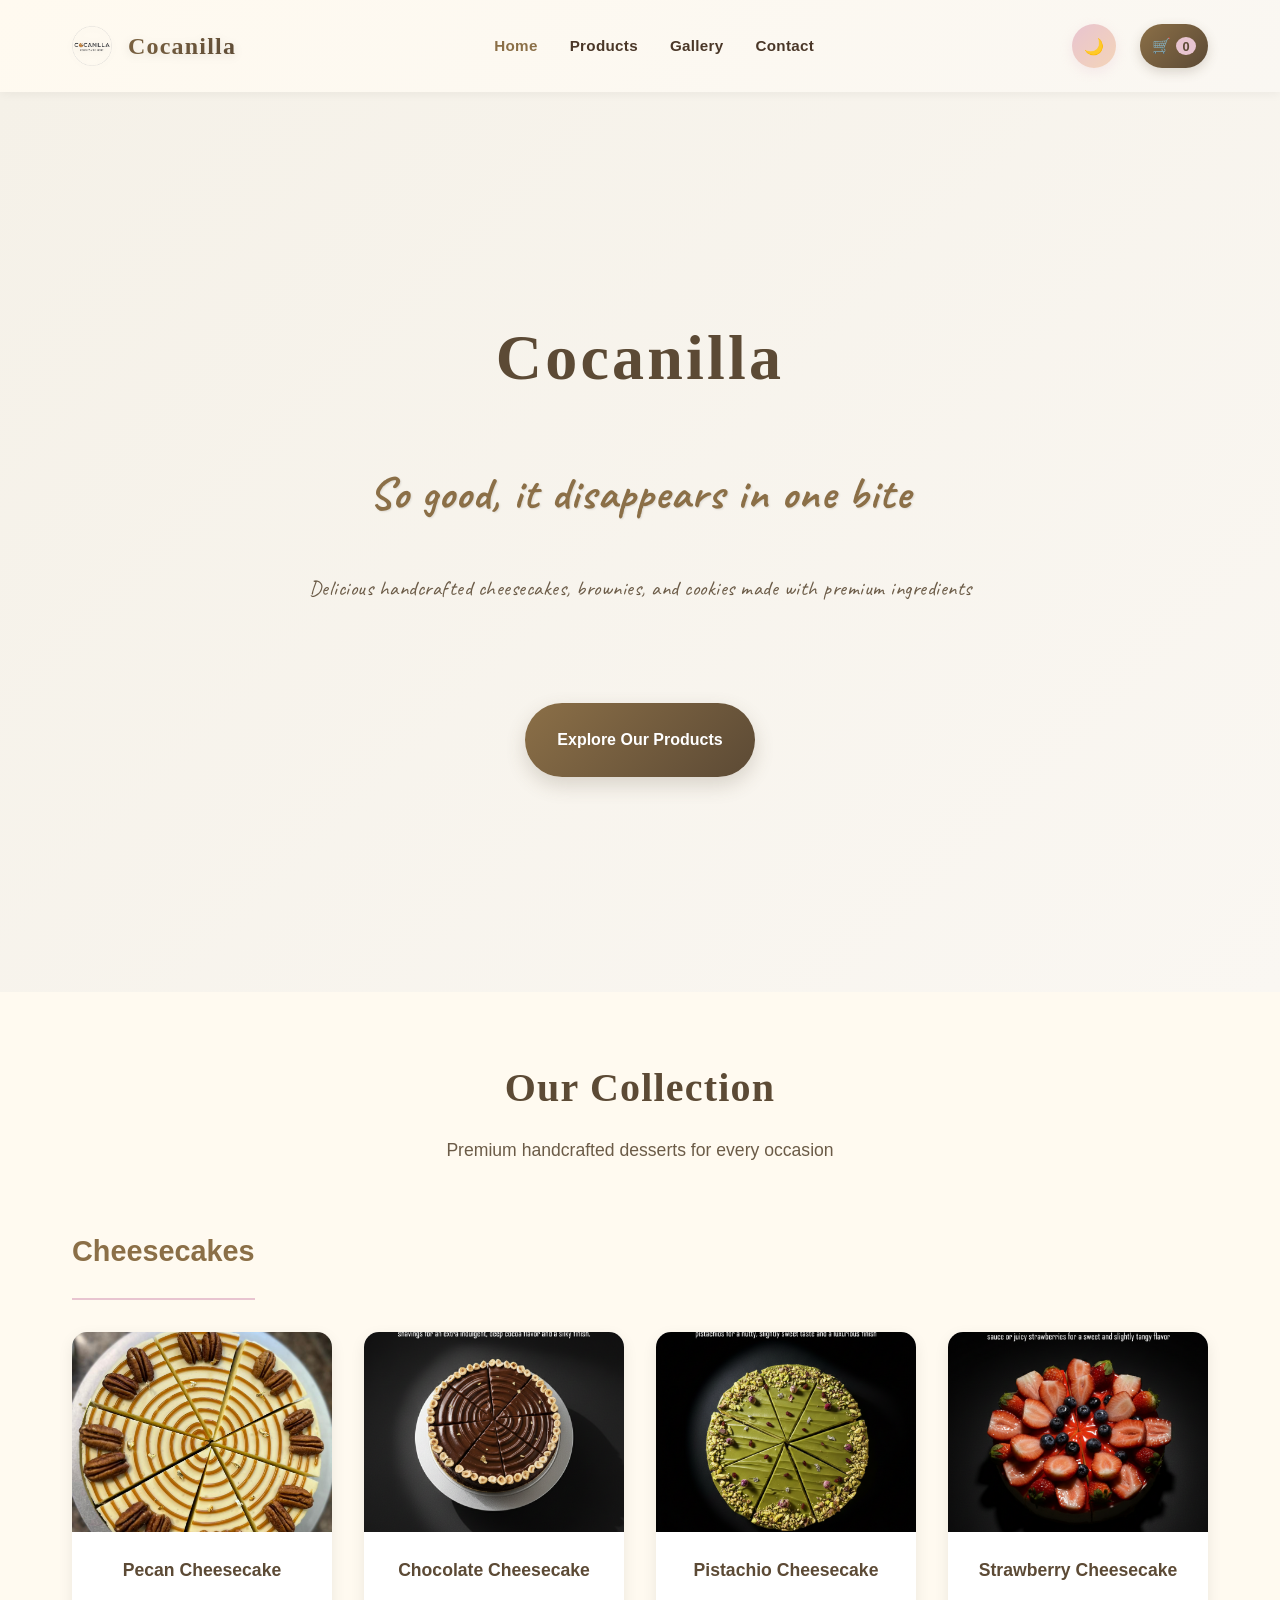
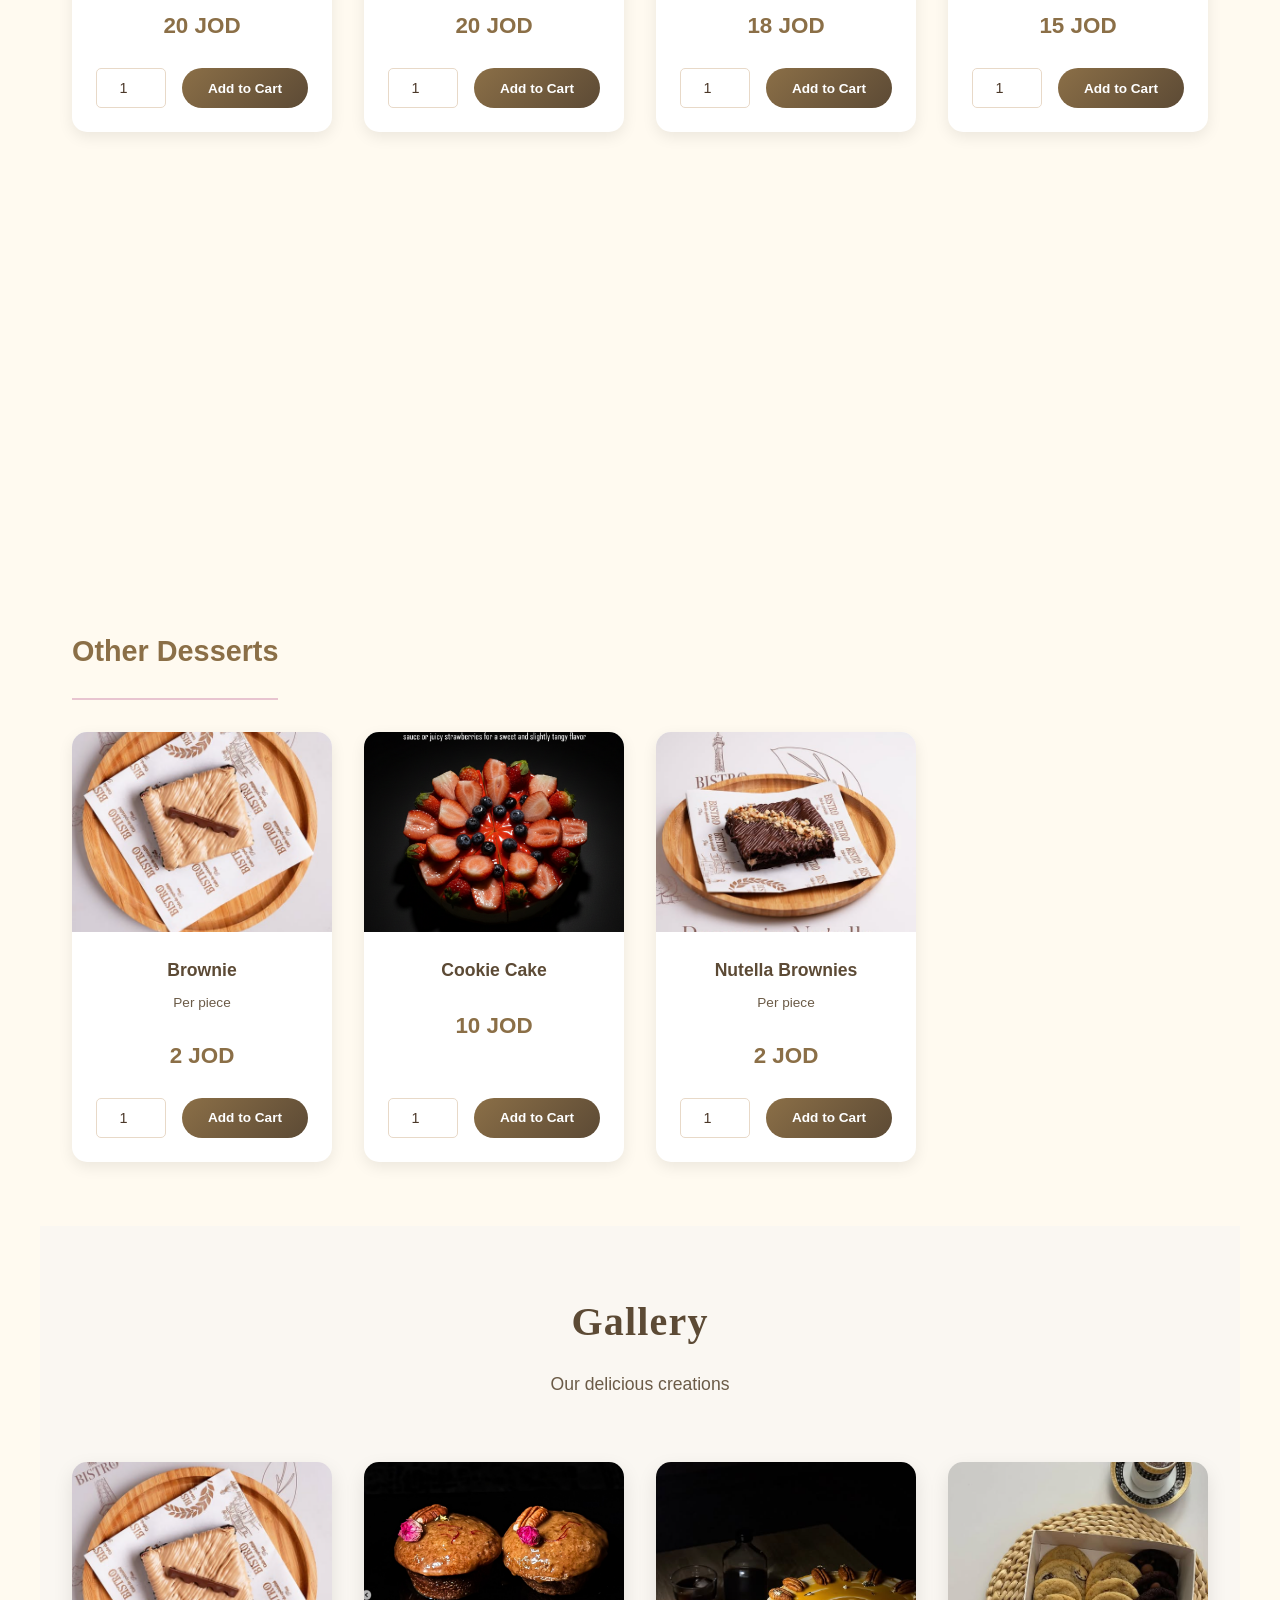
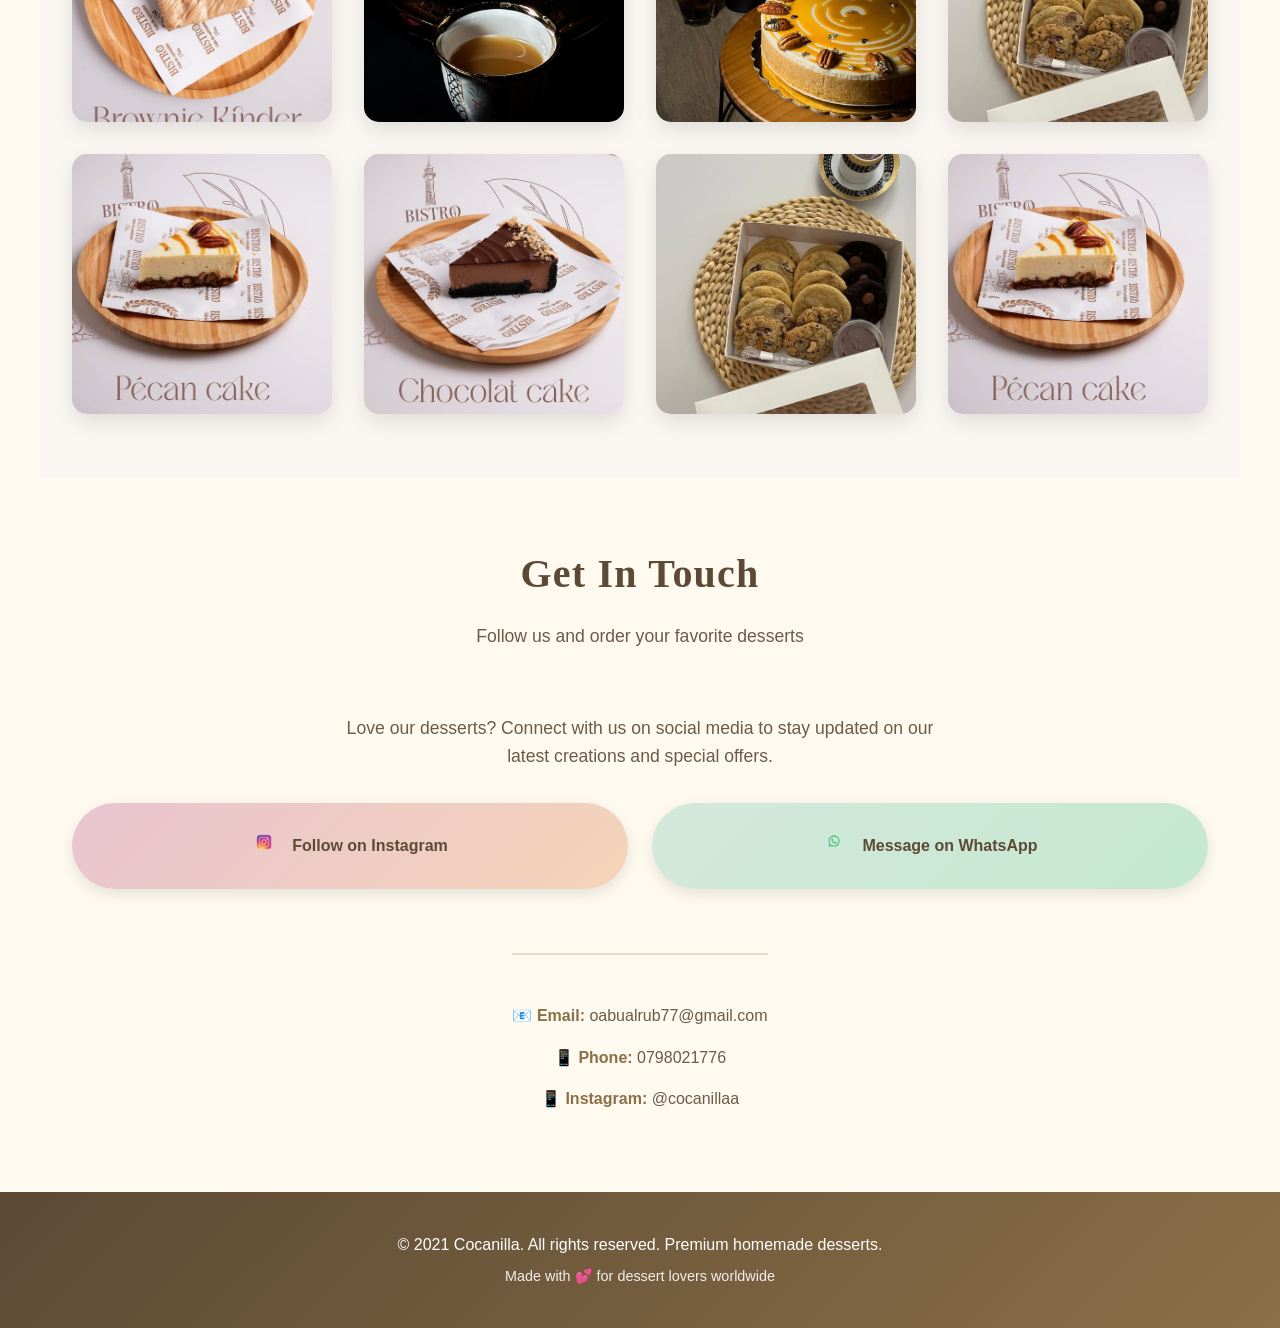
<file: index.html>
<!DOCTYPE html>
<html lang="en">
<head>
    <meta charset="UTF-8">
    <meta name="viewport" content="width=device-width, initial-scale=1.0">
    
    <!-- Primary Meta Tags -->
    <title>Cocanilla - Premium Handcrafted Cheesecakes & Desserts</title>
    <meta name="title" content="Cocanilla - Premium Handcrafted Cheesecakes & Desserts">
    <meta name="description" content="Discover Cocanilla's premium handcrafted cheesecakes, brownies, and cookies made with premium ingredients. Order delicious desserts online with WhatsApp delivery.">
    <meta name="keywords" content="cocanillaa, cheesecake, handcrafted desserts, brownies, cookies, premium desserts, online order, delivery, Jordan">
    <meta name="author" content="Cocanilla Desserts">
    <meta name="language" content="English">
    <meta name="revisit-after" content="7 days">
    <meta name="robots" content="index, follow">
    
    <!-- Open Graph / Facebook Meta Tags -->
    <meta property="og:type" content="website">
    <meta property="og:url" content="https://omarabualrub1.github.io/cocanillaa/">
    <meta property="og:title" content="Cocanilla - Premium Handcrafted Cheesecakes & Desserts">
    <meta property="og:description" content="Discover Cocanilla's premium handcrafted cheesecakes, brownies, and cookies made with premium ingredients. Order delicious desserts online with WhatsApp delivery.">
    <meta property="og:image" content="https://omarabualrub1.github.io/cocanillaa/img/Gemini_Generated_Image_lqpze0lqpze0lqpz.png">
    <meta property="og:site_name" content="Cocanilla">
    
    <!-- Twitter / X Meta Tags -->
    <meta name="twitter:card" content="summary_large_image">
    <meta name="twitter:url" content="https://omarabualrub1.github.io/cocanillaa/">
    <meta name="twitter:title" content="Cocanilla - Premium Handcrafted Cheesecakes & Desserts">
    <meta name="twitter:description" content="Discover Cocanilla's premium handcrafted cheesecakes, brownies, and cookies made with premium ingredients.">
    <meta name="twitter:image" content="https://omarabualrub1.github.io/cocanillaa/img/Gemini_Generated_Image_lqpze0lqpze0lqpz.png">
    
    <!-- Google Site Verification -->
    <meta name="google-site-verification" content="IgUPOSPp4vIrxNjzearW5ozT4M62gq0dcCoupB6j5hQ" />
    
    <!-- Additional SEO Tags -->
    <link rel="canonical" href="https://omarabualrub1.github.io/cocanillaa/">
    <link rel="sitemap" type="application/xml" href="https://omarabualrub1.github.io/cocanillaa/sitemap.xml">
    
    <!-- Stylesheets and Fonts -->
    <link rel="stylesheet" href="styles.css">
    <link href="https://fonts.googleapis.com/css2?family=Caveat:wght@400;700&display=swap" rel="stylesheet">
    
    <!-- Favicon -->
    <link rel="icon" type="image/png" href="img/Gemini_Generated_Image_lqpze0lqpze0lqpz.png">
    
    <!-- Structured Data (JSON-LD) -->
    <script type="application/ld+json">
    {
      "@context": "https://schema.org",
      "@type": "LocalBusiness",
      "name": "Cocanilla",
      "description": "Premium handcrafted cheesecakes, brownies, and cookies",
      "url": "https://omarabualrub1.github.io/cocanillaa/",
      "logo": "https://omarabualrub1.github.io/cocanillaa/img/Gemini_Generated_Image_lqpze0lqpze0lqpz.png",
      "image": "https://omarabualrub1.github.io/cocanillaa/img/Gemini_Generated_Image_lqpze0lqpze0lqpz.png",
      "priceRange": "$$",
      "telephone": "+962798021776",
      "email": "oabualrub77@gmail.com",
      "address": {
        "@type": "PostalAddress",
        "addressCountry": "JO"
      },
      "sameAs": [
        "https://www.instagram.com/cocanillaa"
      ]
    }
    </script>
</head>
<body>
    <!-- Navigation -->
    <nav class="navbar">
        <div class="nav-container">
            <a href="#" class="nav-logo">
                <span class="logo-icon"><img src="img/Gemini_Generated_Image_lqpze0lqpze0lqpz-removebg-preview.png" alt="Cocanilla Logo" style="width: 40px; height: 40px;"></span>
                <span class="logo-text">Cocanilla</span>
            </a>
            <div class="nav-menu">
                <a href="#home" class="nav-link">Home</a>
                <a href="#products" class="nav-link">Products</a>
                <a href="#gallery" class="nav-link">Gallery</a>
                <a href="#contact" class="nav-link">Contact</a>
            </div>
            <div class="nav-cart">
                <button class="theme-toggle" id="themeToggle" title="Toggle Dark Mode">
                    🌙
                </button>
                <button class="cart-icon" id="cartBtn">
                    🛒 <span class="cart-count" id="cartCount">0</span>
                </button>
            </div>
            <div class="hamburger">
                <span></span>
                <span></span>
                <span></span>
            </div>
        </div>
    </nav>

    <!-- Hero Section -->
    <section id="home" class="hero">
        <div class="hero-content">
            <h1 class="hero-title">Cocanilla</h1>
            <p class="hero-subtitle">So good, it disappears in one bite</p>
            <p class="hero-description">Delicious handcrafted cheesecakes, brownies, and cookies made with premium ingredients</p>
            <a href="#products" class="cta-button">Explore Our Products</a>
        </div>
    </section>

    <!-- Products Section -->
    <section id="products" class="products">
        <div class="section-header">
            <h2>Our Collection</h2>
            <p>Premium handcrafted desserts for every occasion</p>
        </div>

        <div class="products-container">
            <!-- Cheesecakes -->
            <div class="product-category">
                <h3 class="category-title">Cheesecakes</h3>
                <div class="products-grid">
                    <div class="product-card" data-product-name="Pecan Cheesecake" data-product-price="20">
                        <div class="product-image">
                            <img src="img/WhatsApp Image 2026-03-21 at 1.26.23 AM.jpeg" alt="Pecan Cheesecake">
                        </div>
                        <div class="product-info">
                            <h4>Pecan Cheesecake</h4>
                            <p class="price">20 JOD</p>
                            <div class="product-actions">
                                <input type="number" class="product-qty" value="1" min="1">
                                <button class="btn-add-to-cart">Add to Cart</button>
                            </div>
                        </div>
                    </div>

                    <div class="product-card" data-product-name="Chocolate Cheesecake" data-product-price="20">
                        <div class="product-image">
                            <img src="img/3.png" alt="Chocolate Cheesecake">
                        </div>
                        <div class="product-info">
                            <h4>Chocolate Cheesecake</h4>
                            <p class="price">20 JOD</p>
                            <div class="product-actions">
                                <input type="number" class="product-qty" value="1" min="1">
                                <button class="btn-add-to-cart">Add to Cart</button>
                            </div>
                        </div>
                    </div>

                    <div class="product-card" data-product-name="Pistachio Cheesecake" data-product-price="18">
                        <div class="product-image">
                            <img src="img/4.png" alt="Pistachio Cheesecake">
                        </div>
                        <div class="product-info">
                            <h4>Pistachio Cheesecake</h4>
                            <p class="price">18 JOD</p>
                            <div class="product-actions">
                                <input type="number" class="product-qty" value="1" min="1">
                                <button class="btn-add-to-cart">Add to Cart</button>
                            </div>
                        </div>
                    </div>

                    <div class="product-card" data-product-name="Strawberry Cheesecake" data-product-price="15">
                        <div class="product-image">
                            <img src="img/1.png" alt="Strawberry Cheesecake">
                        </div>
                        <div class="product-info">
                            <h4>Strawberry Cheesecake</h4>
                            <p class="price">15 JOD</p>
                            <div class="product-actions">
                                <input type="number" class="product-qty" value="1" min="1">
                                <button class="btn-add-to-cart">Add to Cart</button>
                            </div>
                        </div>
                    </div>

                    <div class="product-card" data-product-name="Blueberry Cheesecake" data-product-price="14">
                        <div class="product-image">
                            <img src="img/blue.png" alt="Blueberry Cheesecake">
                        </div>
                        <div class="product-info">
                            <h4>Blueberry Cheesecake</h4>
                            <p class="price">14 JOD</p>
                            <div class="product-actions">
                                <input type="number" class="product-qty" value="1" min="1">
                                <button class="btn-add-to-cart">Add to Cart</button>
                            </div>
                        </div>
                    </div>
                </div>
            </div>

            <!-- Other Desserts -->
            <div class="product-category">
                <h3 class="category-title">Other Desserts</h3>
                <div class="products-grid">
                    <div class="product-card" data-product-name="Brownie" data-product-price="2">
                        <div class="product-image">
                            <img src="img/Screenshot 2026-03-21 013221.png" alt="Brownie">
                        </div>
                        <div class="product-info">
                            <h4>Brownie</h4>
                            <p class="description">Per piece</p>
                            <p class="price">2 JOD</p>
                            <div class="product-actions">
                                <input type="number" class="product-qty" value="1" min="1">
                                <button class="btn-add-to-cart">Add to Cart</button>
                            </div>
                        </div>
                    </div>

                    <div class="product-card" data-product-name="Cookie Cake" data-product-price="10">
                        <div class="product-image">
                            <img src="img/1.png" alt="Cookie Cake">
                        </div>
                        <div class="product-info">
                            <h4>Cookie Cake</h4>
                            <p class="price">10 JOD</p>
                            <div class="product-actions">
                                <input type="number" class="product-qty" value="1" min="1">
                                <button class="btn-add-to-cart">Add to Cart</button>
                            </div>
                        </div>
                    </div>

                    <div class="product-card" data-product-name="Nutella Brownies" data-product-price="2">
                        <div class="product-image">
                            <img src="img/brown.png" alt="Nutella Brownies">
                        </div>
                        <div class="product-info">
                            <h4>Nutella Brownies</h4>
                            <p class="description">Per piece</p>
                            <p class="price">2 JOD</p>
                            <div class="product-actions">
                                <input type="number" class="product-qty" value="1" min="1">
                                <button class="btn-add-to-cart">Add to Cart</button>
                            </div>
                        </div>
                    </div>
                </div>
            </div>
        </div>
    </section>

    <!-- Gallery Section -->
    <section id="gallery" class="gallery">
        <div class="section-header">
            <h2>Gallery</h2>
            <p>Our delicious creations</p>
        </div>

        <div class="gallery-grid">
            <div class="gallery-item">
                <img src="img/Screenshot 2026-03-21 013221.png" alt="Gallery 1">
            </div>
            <div class="gallery-item">
                <img src="img/Screenshot 2026-03-22 003053.png" alt="Gallery 2">
            </div>
            <div class="gallery-item">
                <img src="img/Screenshot 2026-03-22 003135.png" alt="Gallery 3">
            </div>
            <div class="gallery-item">
                <img src="img/Screenshot 2026-03-22 003319.png" alt="Gallery 4">
            </div>
            <div class="gallery-item">
                <img src="img/Screenshot 2026-03-22 003425.png" alt="Gallery 5">
            </div>
            <div class="gallery-item">
                <img src="img/Screenshot 2026-03-22 003441.png" alt="Gallery 6">
            </div>
            <div class="gallery-item">
                <img src="img/Screenshot 2026-03-22 003319.png" alt="Gallery 7">
            </div>
            <div class="gallery-item">
                <img src="img/Screenshot 2026-03-22 003425.png" alt="Gallery 8">
            </div>
        </div>
    </section>

    <!-- Contact Section -->
    <section id="contact" class="contact">
        <div class="section-header">
            <h2>Get In Touch</h2>
            <p>Follow us and order your favorite desserts</p>
        </div>

        <div class="contact-content">
            <p class="contact-text">
                Love our desserts? Connect with us on social media to stay updated on our latest creations and special offers.
            </p>

            <div class="contact-buttons">
                <a href="https://www.instagram.com/cocanillaa" target="_blank" class="contact-btn instagram">
                    <span class="btn-icon"><img src="img/insta logo.png" alt="Instagram" style="width: 24px; height: 24px;"></span>
                    <span class="btn-text">Follow on Instagram</span>
                </a>
                <a href="https://wa.me/962798021776" class="contact-btn whatsapp" target="_blank">
                    <span class="btn-icon"><img src="img/wblogo-removebg-preview.png" alt="WhatsApp" style="width: 24px; height: 24px;"></span>
                    <span class="btn-text">Message on WhatsApp</span>
                </a>
            </div>

            <div class="contact-info">
                <p>📧 <strong>Email:</strong> oabualrub77@gmail.com</p>
                <p>📱 <strong>Phone:</strong> 0798021776</p>
                <p>📱 <strong>Instagram:</strong> @cocanillaa</p>
            </div>
        </div>
    </section>

    <!-- Shopping Cart Modal -->
    <div id="cartModal" class="cart-modal hidden">
        <div class="cart-modal-content">
            <div class="cart-header">
                <h2>Shopping Cart</h2>
                <button class="cart-close" id="cartClose">&times;</button>
            </div>
            
            <div class="cart-body">
                <div id="cartItems" class="cart-items">
                    <!-- Cart items will be added here -->
                </div>
                <div id="emptyCartMessage" class="empty-cart">
                    <p>Your cart is empty</p>
                </div>
            </div>

            <div class="cart-footer">
                <div class="cart-summary">
                    <div class="summary-row">
                        <span>Subtotal:</span>
                        <span id="subtotal">0 JOD</span>
                    </div>
                    <div class="summary-row total">
                        <span>Total:</span>
                        <span id="total">0 JOD</span>
                    </div>
                </div>
                <button id="checkoutBtn" class="btn-checkout" disabled>Proceed to Checkout</button>
                <button id="continueShopping" class="btn-continue">Continue Shopping</button>
            </div>
        </div>
    </div>

    <!-- Checkout Modal -->
    <div id="checkoutModal" class="checkout-modal hidden">
        <div class="checkout-modal-content">
            <div class="checkout-header">
                <h2>Order Summary</h2>
                <button class="checkout-close" id="checkoutClose">&times;</button>
            </div>

            <div class="checkout-body">
                <div id="orderSummary" class="order-summary">
                    <!-- Order summary will be added here -->
                </div>

                <div class="customer-info">
                    <h3>Delivery Information</h3>
                    <div class="form-group">
                        <label for="customerName">Name:</label>
                        <input type="text" id="customerName" placeholder="Your name" required>
                    </div>
                    <div class="form-group">
                        <label for="customerPhone">Phone Number:</label>
                        <input type="tel" id="customerPhone" placeholder="Your phone number" required>
                    </div>
                    <div class="form-group">
                        <label for="customerAddress">Delivery Address:</label>
                        <textarea id="customerAddress" placeholder="Delivery address" rows="3" required></textarea>
                    </div>
                    <div class="form-group">
                        <label for="customerNotes">Special Instructions:</label>
                        <textarea id="customerNotes" placeholder="Any special requests?" rows="2"></textarea>
                    </div>
                </div>
            </div>

            <div class="checkout-footer">
                <button id="goBackBtn" class="btn-back">Back to Cart</button>
                <button id="sendWhatsAppBtn" class="btn-send-whatsapp">Send Order via WhatsApp</button>
            </div>
        </div>
    </div>

    <!-- Footer -->
    <footer class="footer">
        <div class="footer-content">
            <p>&copy; 2021 Cocanilla. All rights reserved. Premium homemade desserts.</p>
            <p class="footer-note">Made with 💕 for dessert lovers worldwide</p>
        </div>
    </footer>

    <script src="script.js"></script>
</body>
</html>
</file>
<file: styles.css>
/* ==========================================
   COCANILLA - GLOBAL DESSERT BRAND WEBSITE
   Modern, Premium Design with Soft Colors
   ========================================== */

/* ===== CSS Variables (Color Palette) ===== */
:root {
    /* Soft Dessert Colors */
    --color-cream: #FFFAF0;
    --color-beige: #F5F1E8;
    --color-light-beige: #FAF7F2;
    --color-tan: #E8DCC8;
    --color-brown: #8B6F47;
    --color-dark-brown: #5C4A35;
    --color-accent-rose: #E8C4D0;
    --color-accent-peach: #F4D4B8;
    --color-accent-mint: #D4E8DC;
    --color-text: #4A3728;
    --color-text-light: #6B5B47;
    --color-border: #E8D9C8;
    
    /* Spacing */
    --spacing-xs: 0.5rem;
    --spacing-sm: 1rem;
    --spacing-md: 1.5rem;
    --spacing-lg: 2rem;
    --spacing-xl: 3rem;
    --spacing-2xl: 4rem;
    
    /* Typography */
    --font-family-main: 'Segoe UI', Tahoma, Geneva, Verdana, sans-serif;
    --font-family-accent: Georgia, serif;
    
    /* Transitions */
    --transition-smooth: all 0.3s cubic-bezier(0.4, 0, 0.2, 1);
}

/* ===== Dark Mode Variables ===== */
body.dark-mode {
    --color-cream: #1a1a1a;
    --color-beige: #2a2a2a;
    --color-light-beige: #252525;
    --color-tan: #3a3a3a;
    --color-brown: #b8956a;
    --color-dark-brown: #d4a574;
    --color-accent-rose: #d4708d;
    --color-accent-peach: #d4956d;
    --color-accent-mint: #7da68d;
    --color-text: #e8e8e8;
    --color-text-light: #b8b8b8;
    --color-border: #3a3a3a;
}

/* ===== Reset & Base Styles ===== */
* {
    margin: 0;
    padding: 0;
    box-sizing: border-box;
}

html {
    scroll-behavior: smooth;
}

body {
    font-family: var(--font-family-main);
    background-color: var(--color-cream);
    color: var(--color-text);
    line-height: 1.6;
    overflow-x: hidden;
    transition: background-color 0.3s ease, color 0.3s ease;
}

/* ===== Navigation ===== */
.navbar {
    background: linear-gradient(135deg, var(--color-cream) 0%, var(--color-light-beige) 100%);
    box-shadow: 0 4px 20px rgba(0, 0, 0, 0.08);
    position: sticky;
    top: 0;
    z-index: 1000;
    animation: slideDown 0.5s ease-out;
    backdrop-filter: blur(10px);
}

@keyframes slideDown {
    from {
        transform: translateY(-100%);
        opacity: 0;
    }
    to {
        transform: translateY(0);
        opacity: 1;
    }
}

.nav-container {
    max-width: 1200px;
    margin: 0 auto;
    padding: var(--spacing-md) var(--spacing-lg);
    display: flex;
    justify-content: space-between;
    align-items: center;
    gap: var(--spacing-md);
}

.nav-logo {
    font-size: 1.5rem;
    font-weight: 700;
    background: linear-gradient(135deg, var(--color-brown), var(--color-dark-brown));
    -webkit-background-clip: text;
    -webkit-text-fill-color: transparent;
    background-clip: text;
    text-decoration: none;
    display: flex;
    align-items: center;
    gap: var(--spacing-sm);
    transition: var(--transition-smooth);
    filter: drop-shadow(0 2px 4px rgba(0, 0, 0, 0.1));
}

.nav-logo:hover {
    transform: scale(1.08);
    filter: drop-shadow(0 4px 8px rgba(0, 0, 0, 0.15));
}

.logo-icon {
    font-size: 2rem;
    display: flex;
    align-items: center;
    justify-content: center;
}

.logo-text {
    font-family: var(--font-family-accent);
    letter-spacing: 0.05em;
}

.nav-menu {
    display: flex;
    gap: var(--spacing-lg);
}

.nav-link {
    color: var(--color-text);
    text-decoration: none;
    font-weight: 600;
    font-size: 0.95rem;
    transition: var(--transition-smooth);
    position: relative;
    padding: 0.75rem var(--spacing-md);
    display: block;
    border-radius: 8px;
    letter-spacing: 0.3px;
}

.nav-link::before {
    content: '';
    position: absolute;
    inset: 0;
    background: linear-gradient(135deg, var(--color-accent-rose), var(--color-accent-peach));
    border-radius: 8px;
    opacity: 0;
    transition: opacity 0.3s ease;
    z-index: -1;
}

.nav-link::after {
    content: '';
    position: absolute;
    bottom: 0;
    left: 50%;
    width: 0;
    height: 2px;
    background: var(--color-brown);
    transition: all 0.3s ease;
    transform: translateX(-50%);
}

.nav-link:hover {
    color: var(--color-brown);
}

.nav-link:hover::after {
    width: 70%;
}

.nav-link:hover::before {
    opacity: 0.08;
}

/* Mobile Navigation */
.nav-menu.active {
    display: flex;
    flex-direction: column;
    position: absolute;
    top: 100%;
    left: 0;
    right: 0;
    background: linear-gradient(180deg, var(--color-cream) 0%, var(--color-light-beige) 100%);
    padding: var(--spacing-lg) var(--spacing-lg);
    box-shadow: 0 8px 24px rgba(0, 0, 0, 0.12);
    z-index: 999;
    gap: var(--spacing-sm);
    backdrop-filter: blur(10px);
}

.nav-menu.active .nav-link {
    padding: 0.75rem var(--spacing-md);
    border-bottom: none;
    border-radius: 8px;
}

.nav-menu.active .nav-link:hover {
    background-color: rgba(232, 196, 208, 0.3);
}

.nav-cart {
    display: flex;
    align-items: center;
    gap: 0.5rem;
}

.cart-icon {
    background: linear-gradient(135deg, var(--color-brown), var(--color-dark-brown));
    border: none;
    padding: 0.5rem 0.75rem;
    border-radius: 50px;
    cursor: pointer;
    font-size: 0.95rem;
    color: white;
    font-weight: 600;
    transition: var(--transition-smooth);
    min-height: 44px;
    min-width: 44px;
    display: flex;
    align-items: center;
    justify-content: center;
    white-space: nowrap;
    box-shadow: 0 4px 12px rgba(91, 74, 53, 0.2);
}

.cart-icon:hover {
    transform: scale(1.08) translateY(-2px);
    box-shadow: 0 6px 16px rgba(91, 74, 53, 0.3);
}

.theme-toggle {
    background: linear-gradient(135deg, var(--color-accent-rose), var(--color-accent-peach));
    border: none;
    padding: 0.5rem 0.75rem;
    border-radius: 50px;
    cursor: pointer;
    font-size: 1rem;
    color: white;
    font-weight: 600;
    transition: var(--transition-smooth);
    margin-right: var(--spacing-sm);
    display: flex;
    align-items: center;
    justify-content: center;
    min-height: 44px;
    min-width: 44px;
    box-shadow: 0 4px 12px rgba(232, 196, 208, 0.3);
}

.theme-toggle:hover {
    transform: scale(1.08) rotate(10deg);
    box-shadow: 0 6px 16px rgba(232, 196, 208, 0.4);
}

.theme-toggle.dark .theme-text {
    opacity: 1;
}

.cart-count {
    background-color: var(--color-accent-rose);
    color: var(--color-dark-brown);
    border-radius: 50%;
    padding: 0.1rem 0.4rem;
    font-size: 0.8rem;
    font-weight: 700;
    margin-left: 0.3rem;
}

.hamburger {
    display: none;
    flex-direction: column;
    cursor: pointer;
    gap: 5px;
    padding: 0.5rem;
    min-height: 44px;
    min-width: 44px;
    justify-content: center;
    align-items: center;
    transition: var(--transition-smooth);
}

.hamburger span {
    width: 25px;
    height: 3px;
    background: linear-gradient(135deg, var(--color-brown), var(--color-dark-brown));
    margin: 0;
    transition: var(--transition-smooth);
    border-radius: 2px;
    transform-origin: center;
    box-shadow: 0 2px 4px rgba(0, 0, 0, 0.1);
}

.hamburger:hover span {
    background: linear-gradient(135deg, var(--color-dark-brown), var(--color-brown));
    box-shadow: 0 3px 6px rgba(0, 0, 0, 0.15);
}

.hamburger.active span:nth-child(1) {
    transform: rotate(45deg) translate(8px, 8px);
}

.hamburger.active span:nth-child(2) {
    opacity: 0;
}

.hamburger.active span:nth-child(3) {
    transform: rotate(-45deg) translate(8px, -8px);
}

/* ===== Hero Section ===== */
.hero {
    min-height: 100vh;
    display: flex;
    align-items: center;
    justify-content: center;
    flex-direction: column;
    padding: var(--spacing-2xl) var(--spacing-lg);
    background: linear-gradient(135deg, var(--color-beige) 0%, var(--color-light-beige) 100%);
    animation: fadeIn 0.8s ease-out;
}

@keyframes fadeIn {
    from {
        opacity: 0;
    }
    to {
        opacity: 1;
    }
}

.hero-content {
    text-align: center;
    max-width: 700px;
    animation: slideInLeft 0.8s ease-out;
    display: flex;
    flex-direction: column;
    align-items: center;
    gap: var(--spacing-md);
}

@keyframes slideInLeft {
    from {
        transform: translateX(-50px);
        opacity: 0;
    }
    to {
        transform: translateX(0);
        opacity: 1;
    }
}

.hero-title {
    font-size: clamp(2rem, 8vw, 4rem);
    font-family: var(--font-family-accent);
    color: var(--color-dark-brown);
    margin-bottom: var(--spacing-md);
    letter-spacing: 0.05em;
}

.hero-subtitle {
    font-size: clamp(1.2rem, 5vw, 2.8rem);
    color: var(--color-brown);
    margin-bottom: var(--spacing-sm);
    font-weight: 900;
    font-family: 'Caveat', cursive;
    letter-spacing: 1px;
    text-shadow: 1px 1px 2px rgba(0, 0, 0, 0.1);
}

.hero-description {
    font-size: clamp(0.95rem, 3vw, 1.3rem);
    color: var(--color-text-light);
    margin-bottom: var(--spacing-xl);
    line-height: 1.8;
    font-family: 'Caveat', cursive;
    letter-spacing: 0.5px;
}

.cta-button {
    display: inline-block;
    background: linear-gradient(135deg, var(--color-brown), var(--color-dark-brown));
    color: white;
    padding: var(--spacing-md) var(--spacing-lg);
    border-radius: 50px;
    text-decoration: none;
    font-weight: 600;
    transition: var(--transition-smooth);
    box-shadow: 0 8px 20px rgba(91, 74, 53, 0.2);
    margin-top: var(--spacing-md);
}

.cta-button:hover {
    transform: translateY(-3px);
    box-shadow: 0 12px 30px rgba(91, 74, 53, 0.3);
}

.hero-image {
    flex: 1;
    width: 100%;
    max-width: 500px;
    height: 500px;
    object-fit: cover;
    border-radius: 20px;
    box-shadow: 0 20px 50px rgba(0, 0, 0, 0.15);
    animation: slideInRight 0.8s ease-out;
}

@keyframes slideInRight {
    from {
        transform: translateX(50px);
        opacity: 0;
    }
    to {
        transform: translateX(0);
        opacity: 1;
    }
}

/* ===== Section Headers ===== */
.section-header {
    text-align: center;
    margin-bottom: var(--spacing-2xl);
    animation: fadeInUp 0.6s ease-out;
}

@keyframes fadeInUp {
    from {
        transform: translateY(30px);
        opacity: 0;
    }
    to {
        transform: translateY(0);
        opacity: 1;
    }
}

.section-header h2 {
    font-size: clamp(1.5rem, 5vw, 2.5rem);
    font-family: var(--font-family-accent);
    color: var(--color-dark-brown);
    margin-bottom: var(--spacing-sm);
    letter-spacing: 0.03em;
}

.section-header p {
    font-size: clamp(0.9rem, 2.5vw, 1.1rem);
    color: var(--color-text-light);
}

/* ===== Products Section ===== */
.products {
    max-width: 1200px;
    margin: 0 auto;
    padding: var(--spacing-2xl) var(--spacing-lg);
    background-color: var(--color-cream);
}

.products-container {
    display: flex;
    flex-direction: column;
    gap: var(--spacing-2xl);
}

.product-category {
    animation: fadeInUp 0.6s ease-out;
}

.category-title {
    font-size: 1.8rem;
    color: var(--color-brown);
    margin-bottom: var(--spacing-lg);
    padding-bottom: var(--spacing-md);
    border-bottom: 2px solid var(--color-accent-rose);
    display: inline-block;
}

.products-grid {
    display: grid;
    grid-template-columns: repeat(auto-fit, minmax(250px, 1fr));
    gap: var(--spacing-lg);
}

@media (min-width: 1024px) {
    .products-grid {
        grid-template-columns: repeat(4, 1fr);
    }
}

@media (max-width: 1023px) {
    .products-grid {
        grid-template-columns: repeat(2, 1fr);
    }
}

@media (max-width: 640px) {
    .products-grid {
        grid-template-columns: 1fr;
    }
}

.product-card {
    background: white;
    border-radius: 15px;
    overflow: hidden;
    box-shadow: 0 5px 15px rgba(0, 0, 0, 0.08);
    transition: var(--transition-smooth);
    animation: scaleIn 0.5s ease-out;
    display: flex;
    flex-direction: column;
}

@keyframes scaleIn {
    from {
        transform: scale(0.95);
        opacity: 0;
    }
    to {
        transform: scale(1);
        opacity: 1;
    }
}

.product-card:hover {
    transform: translateY(-10px);
    box-shadow: 0 15px 35px rgba(0, 0, 0, 0.15);
}

.product-image {
    width: 100%;
    height: 200px;
    overflow: hidden;
    background: linear-gradient(135deg, var(--color-beige), var(--color-tan));
    display: flex;
    align-items: center;
    justify-content: center;
}

.product-image img {
    width: 100%;
    height: 100%;
    object-fit: cover;
    transition: var(--transition-smooth);
}

.product-card:hover .product-image img {
    transform: scale(1.1);
}

.product-info {
    padding: var(--spacing-md);
    text-align: center;
    flex: 1;
    display: flex;
    flex-direction: column;
}

.product-info h4 {
    font-size: 1.1rem;
    color: var(--color-dark-brown);
    margin-bottom: var(--spacing-xs);
}

.product-info .description {
    font-size: 0.85rem;
    color: var(--color-text-light);
    margin-bottom: var(--spacing-xs);
}

.product-info .price {
    font-size: 1.4rem;
    font-weight: 700;
    color: var(--color-brown);
    margin-top: var(--spacing-sm);
    margin-bottom: var(--spacing-md);
}

/* ===== Product Actions (Quantity + Add to Cart) ===== */
.product-actions {
    display: flex;
    gap: var(--spacing-sm);
    align-items: center;
    justify-content: center;
    margin-top: auto;
    flex-direction: row;
    width: 100%;
}

.product-qty {
    width: 70px;
    padding: 0.6rem 0.5rem;
    border: 1px solid var(--color-border);
    border-radius: 5px;
    text-align: center;
    font-size: clamp(0.85rem, 2vw, 0.9rem);
    color: var(--color-text);
    min-height: 40px;
}

.product-qty:focus {
    outline: none;
    border-color: var(--color-brown);
    box-shadow: 0 0 5px rgba(139, 111, 71, 0.3);
}

.btn-add-to-cart {
    flex: 1;
    padding: 0.6rem 1rem;
    background: linear-gradient(135deg, var(--color-brown), var(--color-dark-brown));
    color: white;
    border: none;
    border-radius: 25px;
    cursor: pointer;
    font-weight: 600;
    font-size: clamp(0.8rem, 2vw, 0.85rem);
    transition: var(--transition-smooth);
    min-height: 40px;
}

.btn-add-to-cart:hover {
    transform: scale(1.05);
    box-shadow: 0 5px 15px rgba(91, 74, 53, 0.3);
}

.btn-add-to-cart:active {
    transform: scale(0.98);
}

/* ===== Gallery Section ===== */
.gallery {
    max-width: 1200px;
    margin: 0 auto;
    padding: var(--spacing-2xl) var(--spacing-lg);
    background-color: var(--color-light-beige);
}

.gallery-grid {
    display: grid;
    grid-template-columns: repeat(auto-fit, minmax(250px, 1fr));
    gap: var(--spacing-lg);
}

.gallery-item {
    position: relative;
    overflow: hidden;
    border-radius: 15px;
    box-shadow: 0 8px 20px rgba(0, 0, 0, 0.1);
    aspect-ratio: 1;
    animation: fadeInUp 0.6s ease-out;
}

.gallery-item img {
    width: 100%;
    height: 100%;
    object-fit: cover;
    transition: var(--transition-smooth);
}

.gallery-item:hover img {
    transform: scale(1.1) rotate(2deg);
    filter: brightness(1.1);
}

/* ===== Contact Section ===== */
.contact {
    max-width: 1200px;
    margin: 0 auto;
    padding: var(--spacing-2xl) var(--spacing-lg);
}

.contact-content {
    display: flex;
    flex-direction: column;
    align-items: center;
    gap: var(--spacing-lg);
    animation: fadeInUp 0.6s ease-out;
}

.contact-text {
    font-size: 1.1rem;
    color: var(--color-text-light);
    max-width: 600px;
    text-align: center;
}

.contact-buttons {
    display: flex;
    gap: var(--spacing-md);
    flex-wrap: wrap;
    justify-content: center;
    width: 100%;
}

.contact-btn {
    display: flex;
    align-items: center;
    gap: var(--spacing-sm);
    padding: var(--spacing-md) var(--spacing-lg);
    border-radius: 50px;
    text-decoration: none;
    font-weight: 600;
    transition: var(--transition-smooth);
    box-shadow: 0 5px 15px rgba(0, 0, 0, 0.1);
    min-height: 44px;
    justify-content: center;
    flex: 1;
    min-width: 200px;
}

.contact-btn.instagram {
    background: linear-gradient(135deg, #E8C4D0, #F4D4B8);
    color: var(--color-dark-brown);
}

.contact-btn.whatsapp {
    background: linear-gradient(135deg, #D4E8DC, #C4E8D0);
    color: var(--color-dark-brown);
}

.contact-btn:hover {
    transform: translateY(-3px);
    box-shadow: 0 10px 25px rgba(0, 0, 0, 0.15);
}

.btn-icon {
    font-size: 1.5rem;
}

.contact-info {
    text-align: center;
    margin-top: var(--spacing-lg);
    padding-top: var(--spacing-lg);
    border-top: 2px solid var(--color-border);
}

.contact-info p {
    margin: var(--spacing-sm) 0;
    color: var(--color-text-light);
}

.contact-info strong {
    color: var(--color-brown);
}

/* ===== Footer ===== */
.footer {
    background: linear-gradient(135deg, var(--color-dark-brown), var(--color-brown));
    color: white;
    padding: var(--spacing-lg);
    text-align: center;
}

.footer-content p {
    margin: var(--spacing-xs) 0;
}

.footer-note {
    font-size: 0.9rem;
    opacity: 0.9;
}

/* ===== Shopping Cart Modal ===== */
.cart-modal {
    display: none;
    position: fixed;
    top: 0;
    left: 0;
    width: 100%;
    height: 100%;
    background-color: rgba(0, 0, 0, 0.6);
    z-index: 2000;
    overflow-y: auto;
}

.cart-modal:not(.hidden) {
    display: block;
}

.cart-modal-content {
    background: white;
    width: 90%;
    max-width: 500px;
    margin: 2rem auto;
    border-radius: 15px;
    box-shadow: 0 10px 40px rgba(0, 0, 0, 0.2);
    display: flex;
    flex-direction: column;
    max-height: 90vh;
    animation: slideInUp 0.3s ease-out;
}

@keyframes slideInUp {
    from {
        transform: translateY(50px);
        opacity: 0;
    }
    to {
        transform: translateY(0);
        opacity: 1;
    }
}

.cart-header {
    display: flex;
    justify-content: space-between;
    align-items: center;
    padding: var(--spacing-lg);
    border-bottom: 2px solid var(--color-border);
}

.cart-header h2 {
    color: var(--color-dark-brown);
    font-size: 1.5rem;
}

.cart-close {
    background: none;
    border: none;
    font-size: 2rem;
    cursor: pointer;
    color: var(--color-text);
    transition: var(--transition-smooth);
}

.cart-close:hover {
    transform: scale(1.2);
    color: var(--color-brown);
}

.cart-body {
    flex: 1;
    overflow-y: auto;
    padding: var(--spacing-lg);
}

.cart-items {
    display: flex;
    flex-direction: column;
    gap: var(--spacing-md);
}

.cart-item {
    display: flex;
    justify-content: space-between;
    align-items: flex-start;
    padding: var(--spacing-md);
    background: var(--color-light-beige);
    border-radius: 10px;
}

.cart-item-info {
    flex: 1;
}

.cart-item-name {
    font-weight: 600;
    color: var(--color-dark-brown);
    margin-bottom: 0.5rem;
}

.cart-item-price {
    color: var(--color-brown);
    font-weight: 500;
    margin-bottom: 0.5rem;
}

.cart-item-qty {
    display: flex;
    align-items: center;
    gap: 0.5rem;
}

.qty-btn {
    background: var(--color-brown);
    color: white;
    border: none;
    width: 25px;
    height: 25px;
    border-radius: 50%;
    cursor: pointer;
    font-weight: bold;
    transition: var(--transition-smooth);
}

.qty-btn:hover {
    background: var(--color-dark-brown);
    transform: scale(1.1);
}

.cart-item-remove {
    background: var(--color-accent-rose);
    color: white;
    border: none;
    padding: 0.5rem 1rem;
    border-radius: 20px;
    cursor: pointer;
    font-size: 0.8rem;
    transition: var(--transition-smooth);
    white-space: nowrap;
}

.cart-item-remove:hover {
    background: #d9a9b3;
    transform: scale(1.05);
}

.empty-cart {
    text-align: center;
    padding: 3rem 1rem;
    color: var(--color-text-light);
}

.empty-cart p {
    font-size: 1.1rem;
}

.cart-footer {
    padding: var(--spacing-lg);
    border-top: 2px solid var(--color-border);
    background: var(--color-light-beige);
}

.cart-summary {
    margin-bottom: var(--spacing-lg);
}

.summary-row {
    display: flex;
    justify-content: space-between;
    padding: 0.5rem 0;
    color: var(--color-text-light);
}

.summary-row.total {
    font-size: 1.3rem;
    font-weight: 700;
    color: var(--color-brown);
    border-top: 1px solid var(--color-border);
    padding: 0.8rem 0;
}

.btn-checkout {
    width: 100%;
    padding: var(--spacing-md);
    background: linear-gradient(135deg, var(--color-brown), var(--color-dark-brown));
    color: white;
    border: none;
    border-radius: 25px;
    font-weight: 600;
    cursor: pointer;
    font-size: 1rem;
    transition: var(--transition-smooth);
    margin-bottom: var(--spacing-sm);
}

.btn-checkout:hover:not(:disabled) {
    transform: translateY(-2px);
    box-shadow: 0 8px 20px rgba(91, 74, 53, 0.3);
}

.btn-checkout:disabled {
    opacity: 0.5;
    cursor: not-allowed;
}

.btn-continue {
    width: 100%;
    padding: var(--spacing-md);
    background: var(--color-border);
    color: var(--color-dark-brown);
    border: none;
    border-radius: 25px;
    font-weight: 600;
    cursor: pointer;
    transition: var(--transition-smooth);
}

.btn-continue:hover {
    background: var(--color-tan);
}

/* ===== Checkout Modal ===== */
.checkout-modal {
    display: none;
    position: fixed;
    top: 0;
    left: 0;
    width: 100%;
    height: 100%;
    background-color: rgba(0, 0, 0, 0.6);
    z-index: 2000;
    overflow-y: auto;
}

.checkout-modal:not(.hidden) {
    display: block;
}

.checkout-modal-content {
    background: white;
    width: 90%;
    max-width: 600px;
    margin: 2rem auto;
    border-radius: 15px;
    box-shadow: 0 10px 40px rgba(0, 0, 0, 0.2);
    display: flex;
    flex-direction: column;
    max-height: 90vh;
    animation: slideInUp 0.3s ease-out;
}

.checkout-header {
    display: flex;
    justify-content: space-between;
    align-items: center;
    padding: var(--spacing-lg);
    border-bottom: 2px solid var(--color-border);
}

.checkout-header h2 {
    color: var(--color-dark-brown);
    font-size: 1.5rem;
}

.checkout-close {
    background: none;
    border: none;
    font-size: 2rem;
    cursor: pointer;
    color: var(--color-text);
    transition: var(--transition-smooth);
}

.checkout-close:hover {
    transform: scale(1.2);
    color: var(--color-brown);
}

.checkout-body {
    flex: 1;
    overflow-y: auto;
    padding: var(--spacing-lg);
}

.order-summary {
    background: var(--color-light-beige);
    padding: var(--spacing-md);
    border-radius: 10px;
    margin-bottom: var(--spacing-lg);
}

.order-item {
    display: flex;
    justify-content: space-between;
    padding: 0.5rem 0;
    border-bottom: 1px solid var(--color-border);
}

.order-item:last-child {
    border-bottom: none;
}

.order-item-name {
    color: var(--color-dark-brown);
}

.order-item-total {
    font-weight: 600;
    color: var(--color-brown);
}

.order-total {
    font-size: 1.3rem;
    font-weight: 700;
    color: var(--color-brown);
    text-align: right;
    padding-top: var(--spacing-md);
    border-top: 2px solid var(--color-border);
}

.customer-info {
    margin-bottom: var(--spacing-lg);
}

.customer-info h3 {
    color: var(--color-dark-brown);
    margin-bottom: var(--spacing-md);
    font-size: 1.1rem;
}

.form-group {
    margin-bottom: var(--spacing-md);
}

.form-group label {
    display: block;
    color: var(--color-dark-brown);
    font-weight: 600;
    margin-bottom: 0.5rem;
}

.form-group input,
.form-group textarea {
    width: 100%;
    padding: 0.8rem;
    border: 1px solid var(--color-border);
    border-radius: 8px;
    font-family: var(--font-family-main);
    color: var(--color-text);
    transition: var(--transition-smooth);
}

.form-group input:focus,
.form-group textarea:focus {
    outline: none;
    border-color: var(--color-brown);
    box-shadow: 0 0 8px rgba(139, 111, 71, 0.3);
}

.checkout-footer {
    padding: var(--spacing-lg);
    border-top: 2px solid var(--color-border);
    background: var(--color-light-beige);
    display: flex;
    gap: var(--spacing-md);
}

.btn-back {
    flex: 1;
    padding: var(--spacing-md);
    background: var(--color-border);
    color: var(--color-dark-brown);
    border: none;
    border-radius: 25px;
    font-weight: 600;
    cursor: pointer;
    transition: var(--transition-smooth);
}

.btn-back:hover {
    background: var(--color-tan);
}

.btn-send-whatsapp {
    flex: 1;
    padding: var(--spacing-md);
    background: linear-gradient(135deg, #25D366, #20BA5E);
    color: white;
    border: none;
    border-radius: 25px;
    font-weight: 600;
    cursor: pointer;
    font-size: 1rem;
    transition: var(--transition-smooth);
}

.btn-send-whatsapp:hover {
    transform: translateY(-2px);
    box-shadow: 0 8px 20px rgba(37, 211, 102, 0.3);
}

.btn-send-whatsapp:active {
    transform: scale(0.98);
}

/* ===== Responsive Design ===== */

/* Desktop Screens (1024px and up) */
@media (min-width: 1024px) {
    .nav-menu {
        display: flex !important;
        position: static !important;
        background: none !important;
        padding: 0 !important;
        box-shadow: none !important;
        gap: var(--spacing-lg) !important;
    }

    .nav-menu.active {
        display: flex !important;
    }

    .hamburger {
        display: none !important;
    }

    .nav-link {
        padding: 0.5rem 0 !important;
        border-bottom: none !important;
    }

    .nav-link::after {
        bottom: -5px;
    }
}

/* Large Screens (1024px to 1199px) */
@media (min-width: 1024px) and (max-width: 1199px) {
    .products {
        max-width: 1000px;
    }

    .gallery {
        max-width: 1000px;
    }

    .contact {
        max-width: 1000px;
    }
}

/* Tablets (768px to 1023px) */
@media (max-width: 1023px) {
    .nav-container {
        padding: var(--spacing-md);
    }

    .nav-menu {
        gap: var(--spacing-md);
    }

    .hero {
        min-height: 80vh;
        padding: var(--spacing-xl) var(--spacing-md);
    }

    .hero-content {
        gap: var(--spacing-lg);
    }

    .section-header {
        margin-bottom: var(--spacing-xl);
    }

    .products {
        padding: var(--spacing-xl) var(--spacing-md);
    }

    .category-title {
        font-size: 1.5rem;
    }

    .gallery {
        padding: var(--spacing-xl) var(--spacing-md);
    }

    .gallery-grid {
        grid-template-columns: repeat(2, 1fr);
        gap: var(--spacing-md);
    }

    .gallery-item {
        aspect-ratio: 1;
    }

    .contact {
        padding: var(--spacing-xl) var(--spacing-md);
    }

    .contact-buttons {
        gap: var(--spacing-sm);
        flex-direction: row;
    }

    .contact-btn {
        flex: 0 1 calc(50% - 0.25rem);
        min-width: auto;
        padding: var(--spacing-md);
        font-size: 0.9rem;
    }

    .btn-icon {
        font-size: 1.2rem;
    }
}

/* Medium Tablets (640px to 767px) */
@media (max-width: 767px) {
    .nav-menu {
        display: none;
    }

    .nav-menu.active {
        display: flex;
    }

    .nav-container {
        padding: var(--spacing-md) var(--spacing-sm);
    }

    .nav-logo {
        font-size: 1.3rem;
    }

    .logo-icon {
        font-size: 1.8rem;
    }

    .nav-cart {
        gap: 0.25rem;
        margin-left: auto;
    }

    .cart-icon {
        padding: 0.4rem 0.5rem;
        font-size: 0.85rem;
    }

    .theme-toggle {
        padding: 0.4rem 0.5rem;
        margin-right: 0.25rem;
    }

    .hamburger {
        display: flex;
    }

    .hero {
        min-height: 70vh;
        padding: var(--spacing-lg) var(--spacing-md);
    }

    .hero-content {
        gap: var(--spacing-md);
    }

    .cta-button {
        padding: var(--spacing-md) var(--spacing-lg);
        font-size: 0.95rem;
        min-height: 44px;
    }

    .products {
        padding: var(--spacing-lg) var(--spacing-md);
    }

    .products-grid {
        gap: var(--spacing-md);
    }

    .product-card {
        border-radius: 12px;
    }

    .product-image {
        height: 180px;
    }

    .product-info {
        padding: var(--spacing-sm);
    }

    .product-info h4 {
        font-size: 1rem;
    }

    .product-info .price {
        font-size: 1.2rem;
    }

    .category-title {
        font-size: 1.3rem;
        margin-bottom: var(--spacing-md);
    }

    .gallery {
        padding: var(--spacing-lg) var(--spacing-md);
    }

    .gallery-grid {
        grid-template-columns: repeat(2, 1fr);
        gap: var(--spacing-sm);
    }

    .contact {
        padding: var(--spacing-lg) var(--spacing-md);
    }

    .contact-text {
        font-size: 1rem;
    }

    .contact-buttons {
        flex-direction: column;
        gap: var(--spacing-md);
    }

    .contact-btn {
        width: 100%;
        flex: none;
        min-width: auto;
        font-size: 1rem;
    }

    .contact-info {
        margin-top: var(--spacing-md);
        padding-top: var(--spacing-md);
    }

    .contact-info p {
        font-size: 0.95rem;
    }

    .btn-icon {
        font-size: 1.3rem;
    }

    .btn-text {
        display: inline;
    }

    .cart-modal-content,
    .checkout-modal-content {
        width: 95%;
        margin: 1rem auto;
        max-height: 95vh;
    }

    .cart-header h2,
    .checkout-header h2 {
        font-size: 1.3rem;
    }

    .checkout-footer {
        flex-direction: column;
        gap: var(--spacing-sm);
    }

    .btn-checkout,
    .btn-continue,
    .btn-back,
    .btn-send-whatsapp {
        padding: var(--spacing-md);
        font-size: 0.95rem;
        min-height: 44px;
    }

    .product-actions {
        gap: var(--spacing-xs);
    }
}

/* Small Phones (480px to 639px) */
@media (max-width: 639px) {
    .nav-container {
        padding: var(--spacing-sm);
        gap: var(--spacing-sm);
    }

    .nav-logo {
        font-size: 1.1rem;
    }

    .logo-icon {
        font-size: 1.5rem;
        width: 30px !important;
        height: 30px !important;
    }

    .nav-cart {
        gap: 0;
    }

    .cart-icon {
        padding: 0.35rem 0.4rem;
        font-size: 0.8rem;
        border: 1px solid var(--color-brown);
    }

    .theme-toggle {
        padding: 0.35rem 0.4rem;
        margin-right: 0;
        border: 1px solid var(--color-brown);
    }

    .cart-count {
        font-size: 0.7rem;
        padding: 0 0.3rem;
    }

    .hero {
        min-height: 60vh;
        padding: var(--spacing-lg) var(--spacing-sm);
    }

    .cta-button {
        padding: var(--spacing-sm) var(--spacing-md);
        font-size: 0.9rem;
    }

    .section-header {
        margin-bottom: var(--spacing-lg);
    }

    .products {
        padding: var(--spacing-lg) var(--spacing-sm);
    }

    .product-image {
        height: 150px;
    }

    .product-info {
        padding: var(--spacing-sm);
    }

    .product-info h4 {
        font-size: 0.95rem;
    }

    .product-info .price {
        font-size: 1.1rem;
    }

    .category-title {
        font-size: 1.2rem;
    }

    .product-actions {
        flex-direction: column;
        gap: var(--spacing-xs);
    }

    .product-qty {
        width: 100%;
        min-height: 40px;
    }

    .btn-add-to-cart {
        width: 100%;
        min-height: 44px;
    }

    .gallery {
        padding: var(--spacing-lg) var(--spacing-sm);
    }

    .gallery-grid {
        grid-template-columns: 1fr;
        gap: var(--spacing-sm);
    }

    .contact {
        padding: var(--spacing-lg) var(--spacing-sm);
    }

    .contact-text {
        font-size: 0.95rem;
    }

    .contact-buttons {
        flex-direction: column;
    }

    .contact-btn {
        padding: var(--spacing-md);
        font-size: 0.9rem;
        gap: var(--spacing-xs);
    }

    .btn-icon {
        font-size: 1.2rem;
    }

    .contact-info p {
        font-size: 0.9rem;
        margin: var(--spacing-xs) 0;
    }

    .cart-modal-content,
    .checkout-modal-content {
        width: 100%;
        margin: 0;
        border-radius: 20px 20px 0 0;
        max-height: 95vh;
    }

    .cart-header,
    .checkout-header {
        padding: var(--spacing-md);
    }

    .checkout-body {
        padding: var(--spacing-md);
    }

    .cart-footer,
    .checkout-footer {
        padding: var(--spacing-md);
        flex-direction: column;
        gap: var(--spacing-xs);
    }

    .btn-checkout,
    .btn-continue,
    .btn-back,
    .btn-send-whatsapp {
        padding: var(--spacing-sm) var(--spacing-md);
        font-size: 0.9rem;
        min-height: 44px;
        width: 100%;
    }
}

/* Extra Small Phones (below 480px) */
@media (max-width: 479px) {
    html {
        font-size: 14px;
    }

    .nav-container {
        padding: 0.5rem;
    }

    .nav-logo {
        font-size: 1rem;
    }

    .logo-icon {
        font-size: 1.3rem;
        width: 28px !important;
        height: 28px !important;
    }

    .logo-text {
        display: none;
    }

    .nav-cart {
        gap: 0;
    }

    .cart-icon {
        padding: 0.3rem 0.5rem;
        font-size: 0.75rem;
        border: 1px solid var(--color-brown);
    }

    .theme-toggle {
        padding: 0.3rem 0.5rem;
        border: 1px solid var(--color-brown);
    }

    .cart-count {
        font-size: 0.65rem;
    }

    .hamburger {
        padding: 0.3rem;
    }

    .hamburger span {
        width: 20px;
        height: 2.5px;
    }

    .hero {
        min-height: 50vh;
        padding: var(--spacing-md) var(--spacing-sm);
    }

    .hero-content {
        gap: var(--spacing-sm);
    }

    .cta-button {
        padding: 0.5rem var(--spacing-md);
        font-size: 0.85rem;
    }

    .products {
        padding: var(--spacing-md) var(--spacing-sm);
    }

    .product-image {
        height: 140px;
    }

    .product-info {
        padding: 0.5rem;
    }

    .product-info h4 {
        font-size: 0.9rem;
    }

    .category-title {
        font-size: 1.1rem;
        margin-bottom: var(--spacing-sm);
    }

    .gallery {
        padding: var(--spacing-md) var(--spacing-sm);
    }

    .gallery-grid {
        grid-template-columns: 1fr;
        gap: var(--spacing-xs);
    }

    .contact {
        padding: var(--spacing-md) var(--spacing-sm);
    }

    .contact-text {
        font-size: 0.9rem;
    }

    .contact-btn {
        padding: 0.6rem;
        font-size: 0.85rem;
        gap: 0.5rem;
    }

    .btn-icon {
        font-size: 1rem;
    }

    .cart-modal-content,
    .checkout-modal-content {
        width: 100%;
        margin: 0;
        border-radius: 20px 20px 0 0;
    }

    .cart-header h2,
    .checkout-header h2 {
        font-size: 1.1rem;
    }

    .checkout-body {
        padding: var(--spacing-sm);
    }

    .form-group input,
    .form-group textarea {
        padding: 0.6rem;
        font-size: 0.9rem;
    }

    .btn-checkout,
    .btn-continue,
    .btn-back,
    .btn-send-whatsapp {
        padding: 0.5rem var(--spacing-sm);
        font-size: 0.85rem;
        min-height: 40px;
    }
}

/* Hover Effects for non-mobile devices */
@media (hover: hover) {
    .product-card {
        cursor: pointer;
    }

    .nav-link {
        position: relative;
    }
}

/* Accessibility */
@media (prefers-reduced-motion: reduce) {
    * {
        animation: none !important;
        transition: none !important;
    }
}
</file>
